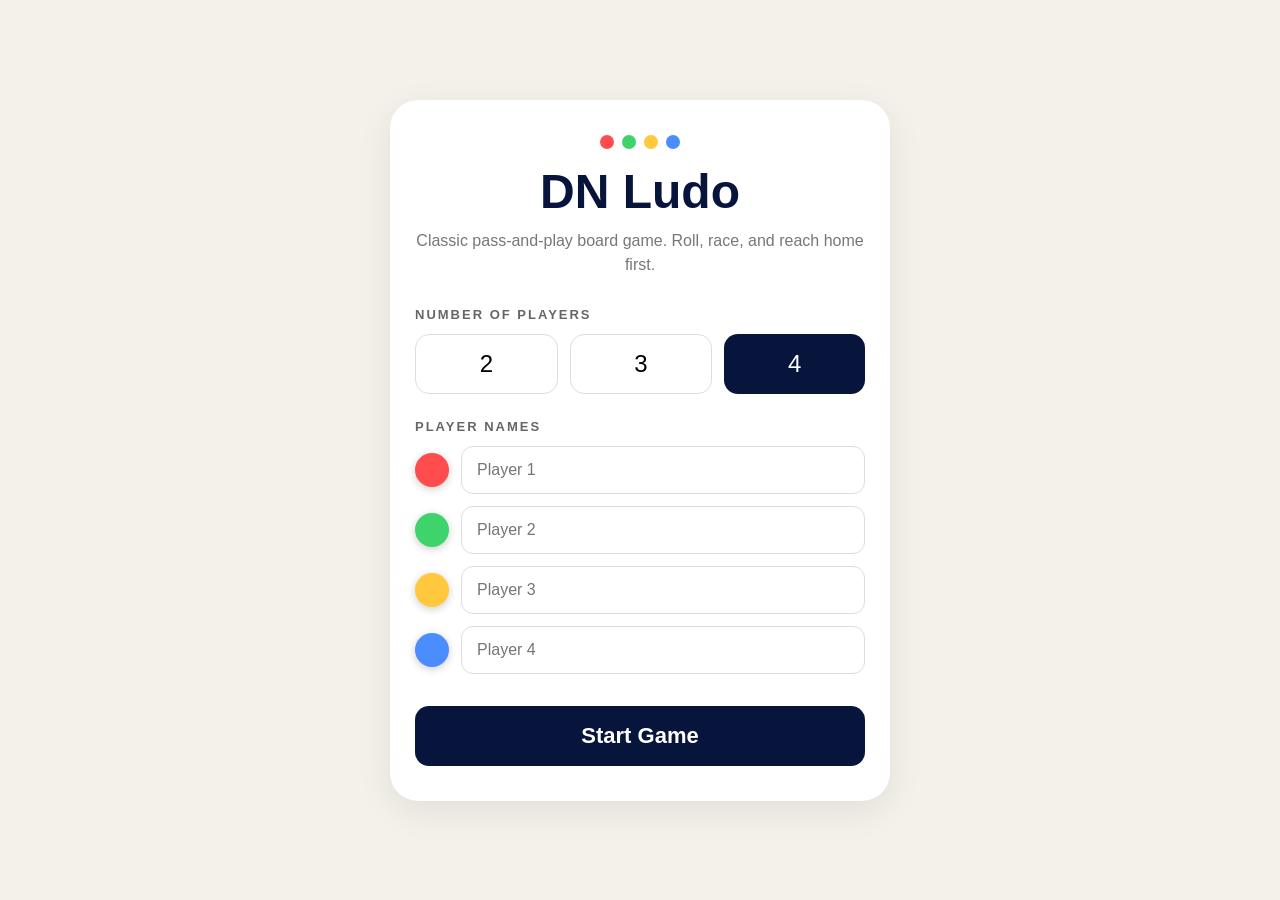
<file: index.html>
<!DOCTYPE html>
<html lang="en">
<head>
<meta charset="UTF-8">
<meta name="viewport" content="width=device-width, initial-scale=1.0">
<title>DN Ludo</title>

<style>
*{
margin:0;
padding:0;
box-sizing:border-box;
font-family:Arial,sans-serif;
}

body{
background:#f4f1ea;
min-height:100vh;
display:flex;
justify-content:center;
align-items:center;
padding:20px;
}

.card{
background:#fff;
width:100%;
max-width:500px;
padding:35px 25px;
border-radius:28px;
box-shadow:0 10px 35px rgba(0,0,0,.08);
}

.logo-dots{
display:flex;
justify-content:center;
gap:8px;
margin-bottom:15px;
}

.dot{
width:14px;
height:14px;
border-radius:50%;
}

.red{background:#ff4d4d;}
.green{background:#3fd46b;}
.yellow{background:#ffc83d;}
.blue{background:#4b8dff;}

h1{
text-align:center;
font-size:48px;
font-weight:800;
color:#07153d;
margin-bottom:10px;
}

.desc{
text-align:center;
color:#777;
line-height:1.5;
margin-bottom:30px;
}

.label{
font-size:13px;
font-weight:700;
letter-spacing:2px;
color:#666;
margin-bottom:12px;
text-transform:uppercase;
}

.players{
display:flex;
gap:12px;
margin-bottom:25px;
}

.players button{
flex:1;
height:60px;
border-radius:14px;
border:1px solid #ddd;
background:#fff;
font-size:24px;
cursor:pointer;
}

.players button.active{
background:#07153d;
color:#fff;
border:none;
}

.player-row{
display:flex;
align-items:center;
gap:12px;
margin-bottom:12px;
}

.player-dot{
width:34px;
height:34px;
border-radius:50%;
box-shadow:0 2px 8px rgba(0,0,0,.2);
flex-shrink:0;
}

input{
flex:1;
height:48px;
border:1px solid #ddd;
border-radius:12px;
padding:0 15px;
font-size:16px;
}

.start-btn{
width:100%;
height:60px;
margin-top:20px;
background:#07153d;
color:white;
border:none;
border-radius:14px;
font-size:22px;
font-weight:600;
cursor:pointer;
}
</style>
</head>
<body>

<div class="card">

<div class="logo-dots">
<div class="dot red"></div>
<div class="dot green"></div>
<div class="dot yellow"></div>
<div class="dot blue"></div>
</div>

<h1>DN Ludo</h1>

<p class="desc">
Classic pass-and-play board game.
Roll, race, and reach home first.
</p>

<div class="label">Number of Players</div>

<div class="players">
<button onclick="setPlayers(2,this)">2</button>
<button onclick="setPlayers(3,this)">3</button>
<button class="active" onclick="setPlayers(4,this)">4</button>
</div>

<div class="label">Player Names</div>

<div class="player-row">
<div class="player-dot red"></div>
<input id="p1" placeholder="Player 1">
</div>

<div class="player-row">
<div class="player-dot green"></div>
<input id="p2" placeholder="Player 2">
</div>

<div class="player-row" id="row3">
<div class="player-dot yellow"></div>
<input id="p3" placeholder="Player 3">
</div>

<div class="player-row" id="row4">
<div class="player-dot blue"></div>
<input id="p4" placeholder="Player 4">
</div>

<button class="start-btn" onclick="startGame()">
Start Game
</button>

</div>

<script>

let playerCount = 4;

function setPlayers(num,btn){

playerCount = num;

document.querySelectorAll(".players button")
.forEach(b=>b.classList.remove("active"));

btn.classList.add("active");

document.getElementById("row3").style.display =
(num >= 3) ? "flex" : "none";

document.getElementById("row4").style.display =
(num == 4) ? "flex" : "none";
}

function startGame(){

if(playerCount != 2){
alert("Abhi sirf 2 Player Mode available hai");
return;
}

const players=[];

players.push(
document.getElementById("p1").value || "Player 1"
);

players.push(
document.getElementById("p2").value || "Player 2"
);

if(playerCount >= 3){
players.push(
document.getElementById("p3").value || "Player 3"
);
}

if(playerCount == 4){
players.push(
document.getElementById("p4").value || "Player 4"
);
}

localStorage.setItem(
"dnPlayers",
JSON.stringify(players)
);

window.location.href="game.html";
}

</script>

</body>
</html>
</file>
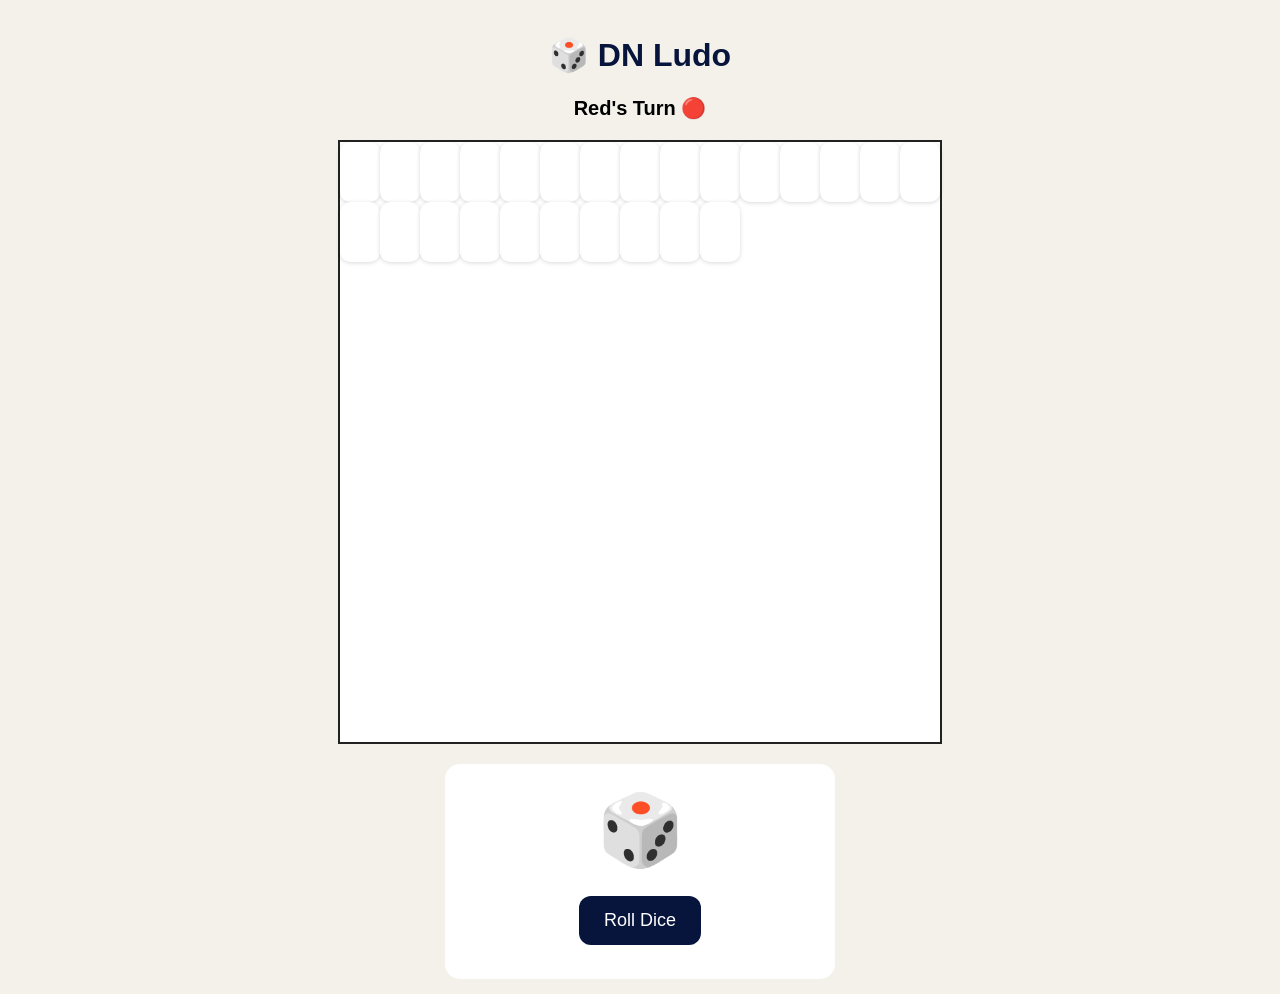
<file: game.html>
<!DOCTYPE html>
<html>
<head>
<meta charset="UTF-8">
<meta name="viewport" content="width=device-width,initial-scale=1">
<title>DN Ludo - 2 Players</title>

<style>
body{
font-family:Arial,sans-serif;
background:#f4f1ea;
margin:0;
padding:15px;
text-align:center;
}

h1{
color:#07153d;
}

.board{
width:min(95vw,600px);
height:min(95vw,600px);
margin:20px auto;
display:grid;
grid-template-columns:repeat(15,1fr);
grid-template-rows:repeat(15,1fr);
border:2px solid #222;
background:white;
gap:0;
}

.cell{
height:60px;
background:white;
border-radius:10px;
display:flex;
align-items:center;
justify-content:center;
font-weight:bold;
box-shadow:0 1px 4px rgba(0,0,0,.15);
}

.red{
background:#ff5252;
color:white;
}

.green{
background:#43d66f;
color:white;
}

.token{
font-size:26px;
}

.info{
max-width:360px;
margin:auto;
background:white;
padding:15px;
border-radius:15px;
}

button{
background:#07153d;
color:white;
border:none;
padding:14px 25px;
border-radius:12px;
font-size:18px;
margin-top:15px;
}

#turn{
font-size:20px;
font-weight:bold;
margin:10px 0;
}

#dice{
font-size:70px;
margin:10px 0;
}
</style>
</head>
<body>

<h1>🎲 DN Ludo</h1>
<div id="turn"></div>
<div class="board" id="board"></div>
<div class="info">
<div id="dice">🎲</div>
<button onclick="rollDice()">Roll Dice</button>
<h3 id="msg"></h3>
</div>

<script>

const players =
JSON.parse(localStorage.getItem("dnPlayers")) ||
["Red","Green"];

const pathLength = 25;

let redPos = -1;
let greenPos = -1;

let turn = 0;

const board = document.getElementById("board");

function drawBoard(){

board.innerHTML="";

for(let i=0;i<pathLength;i++){

let cell=document.createElement("div");
cell.className="cell";

if(i===redPos && i===greenPos){
cell.innerHTML="🔴🟢";
}
else if(i===redPos){
cell.innerHTML="🔴";
}
else if(i===greenPos){
cell.innerHTML="🟢";
}

board.appendChild(cell);
}

document.getElementById("turn").innerText =
turn===0 ?
players[0]+"'s Turn 🔴" :
players[1]+"'s Turn 🟢";

}

function rollDice(){

let dice=Math.floor(Math.random()*6)+1;

const faces={
1:"⚀",
2:"⚁",
3:"⚂",
4:"⚃",
5:"⚄",
6:"⚅"
};

document.getElementById("dice").innerText=
faces[dice];

if(turn===0){

if(redPos===-1){
if(dice===6) redPos=0;
}else{
redPos+=dice;
}

if(redPos>=24){
alert(players[0]+" Wins! 🏆");
redPos=-1;
greenPos=-1;
}

turn=1;

}else{

if(greenPos===-1){
if(dice===6) greenPos=0;
}else{
greenPos+=dice;
}

if(greenPos>=24){
alert(players[1]+" Wins! 🏆");
redPos=-1;
greenPos=-1;
}

turn=0;
}

drawBoard();

}

drawBoard();

</script>

</body>
</html>
</file>
